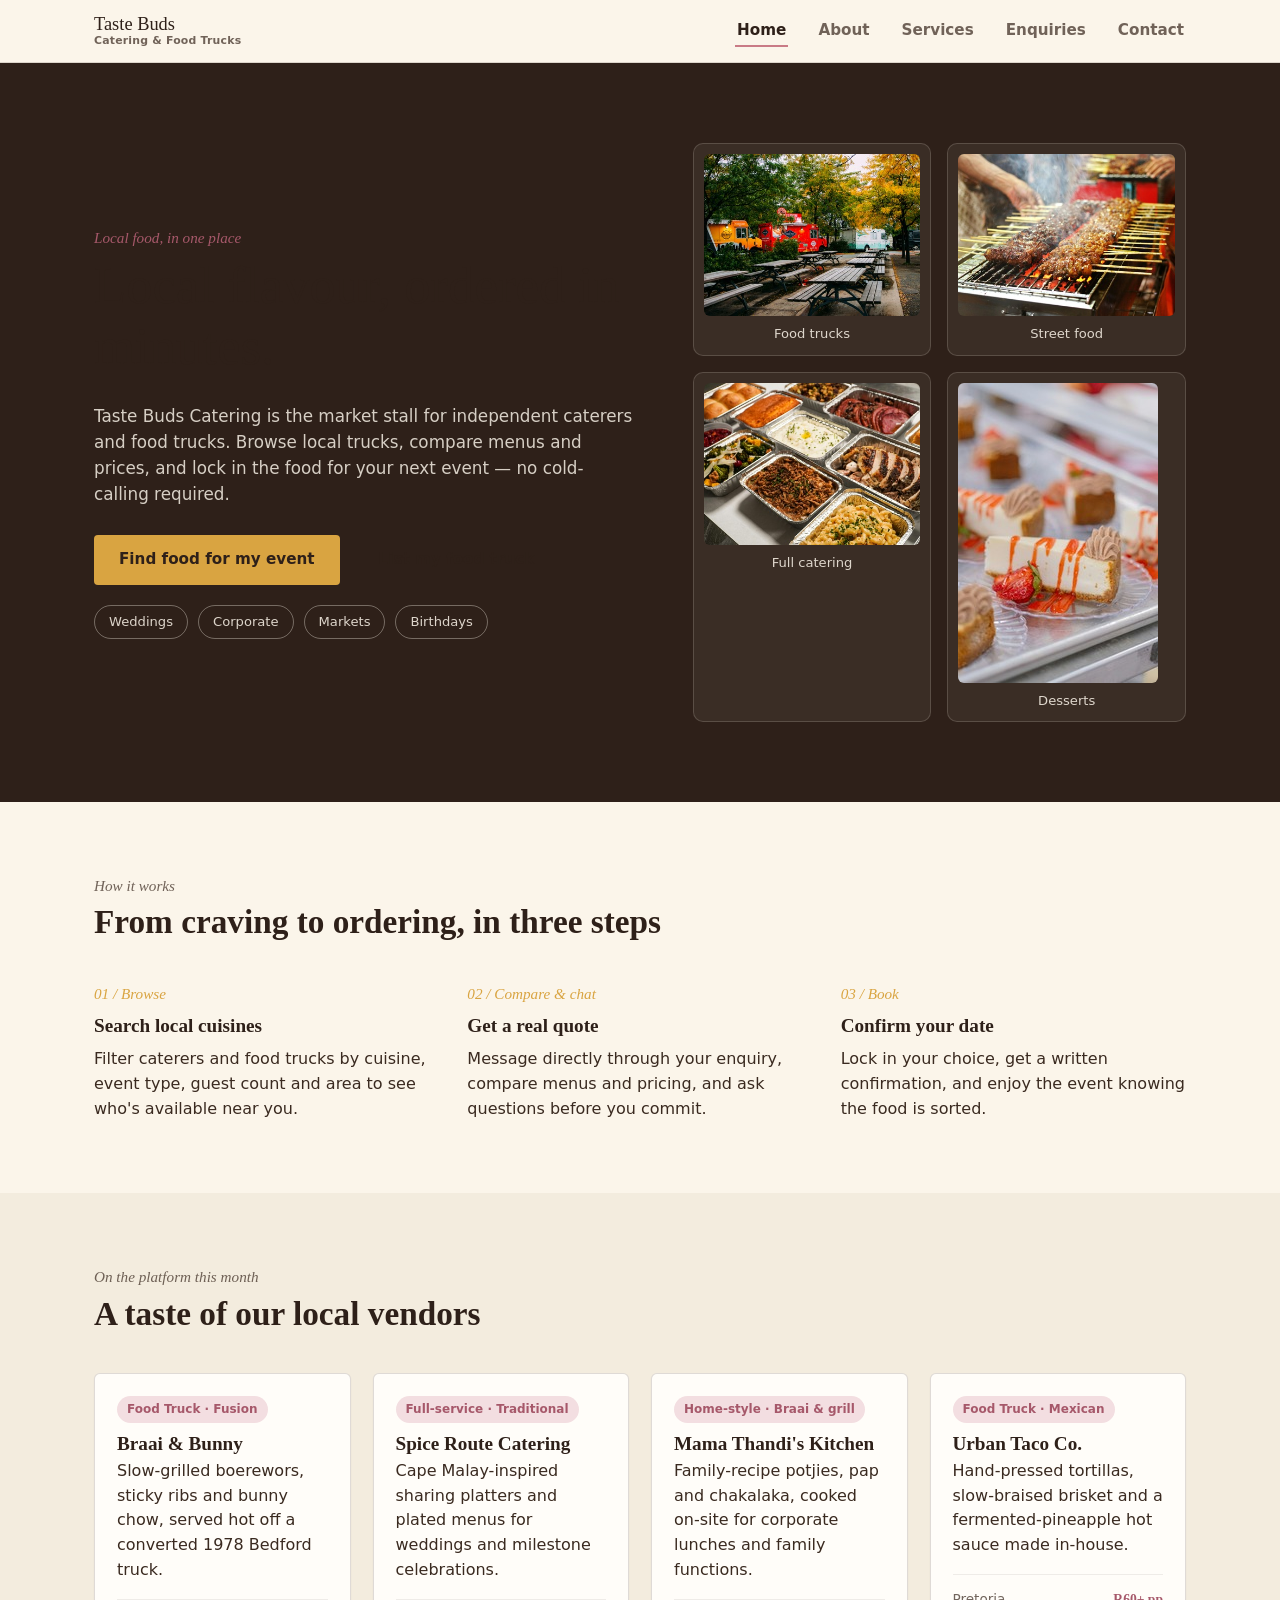
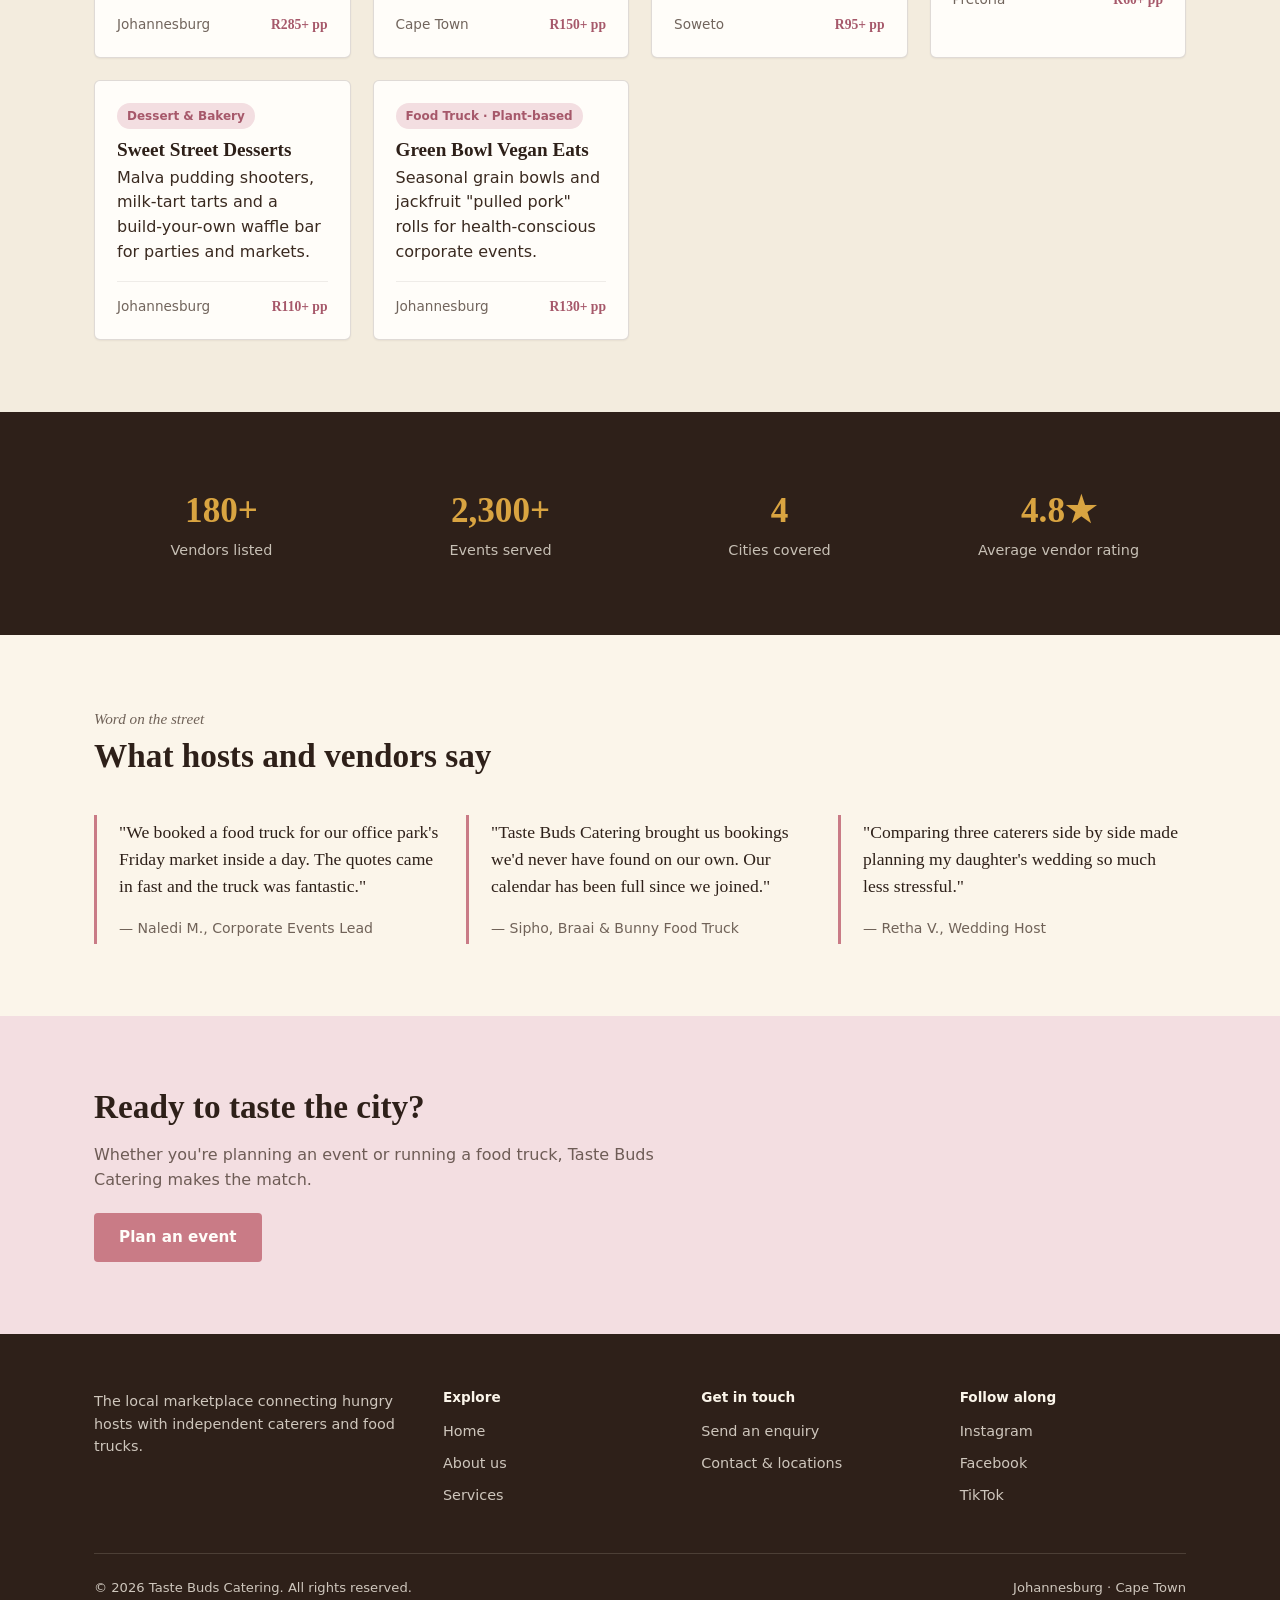
<file: website/Tastebuds_catering/index.html>
<!DOCTYPE html>
<html lang="en">
<head>
  <meta charset="UTF-8">
  <meta name="viewport" content="width=device-width, initial-scale=1.0">
  <title>Taste Buds Catering | Local caterers &amp; food trucks</title>
  <meta name="description" content="Browse vetted local caterers and food trucks, compare menus and prices, and book food for your next event — all in one place.">
  <link rel="preconnect" href="https://fonts.googleapis.com">
  <link rel="preconnect" href="https://fonts.gstatic.com" crossorigin>
  <link rel="stylesheet" href="css_assets/myfirststyles.css">
</head>
<body>
  <a class="skip-link" href="#main">Skip to main content</a>

  <header class="site-header">
    <nav class="nav wrap" aria-label="Primary">
      <a class="brand" href="index.html">
        
        <span class="brand-word">Taste Buds<small>Catering &amp; Food Trucks</small></span>
      </a>
      <button class="nav-toggle" aria-label="Toggle menu" aria-expanded="false">
        <span></span>
      </button>
      <ul class="nav-links">
        <li><a href="index.html" aria-current="page">Home</a></li>
        <li><a href="about.html">About</a></li>
        <li><a href="services.html">Services</a></li>
        <li><a href="enquiries.html">Enquiries</a></li>
        <li><a href="contact.html">Contact</a></li>
      </ul>
    </nav>
  </header>

  <main id="main">

    <!-- Hero -->
    <section class="hero">
      <div class="wrap hero-inner">
        <div>
          <p class="eyebrow">Local food, in one place</p>
          <h1>Local flavour, ordered in minutes.</h1>
          <p class="lead">Taste Buds Catering is the market stall for independent caterers and food trucks. Browse local trucks, compare menus and prices, and lock in the food for your next event — no cold-calling required.</p>
          <div class="hero-ctas">
            <a class="btn btn-on-dark" href="services.html">Find food for my event</a>
            <a class="btn btn-ghost" href="enquiries.html#vendor">List my food truck</a>
          </div>
          <div class="hero-tags">
            <span>Weddings</span>
            <span>Corporate</span>
            <span>Markets</span>
            <span>Birthdays</span>
          </div>
        </div>
        <div class="hero-visual">
          <div class="icon-tile">
            <img src="images/nathalia-segato-as26awWvRvM-unsplash (1).jpg" loading="lazy" alt="">
            <span>Food trucks</span>
          </div>
          <div class="icon-tile">
            <img src="images/nita-anggraeni-goenawan-9tuLDya614I-unsplash (1).jpg" loading="lazy" alt="">
            <span>Street food</span>
          </div>
          <div class="icon-tile">
            <img src="images/ana-maltez-HH6QTP20A3U-unsplash (1).jpg" loading="lazy" alt="">
            <span>Full catering</span>
          </div>
          <div class="icon-tile">
            <img src="images/createasea-y5GIoRweER4-unsplash (1).jpg" loading="lazy" alt="">
            <span>Desserts</span>
          </div>
        </div>
      </div>
    </section>

    <!-- How it works -->
    <section>
      <div class="wrap">
        <div class="section-head">
          <p class="eyebrow">How it works</p>
          <h2>From craving to ordering, in three steps</h2>
        </div>
        <div class="steps">
          <div class="step">
            <span class="num">01 / Browse</span>
            <h3>Search local cuisines</h3>
            <p>Filter caterers and food trucks by cuisine, event type, guest count and area to see who's available near you.</p>
          </div>
          <div class="step">
            <span class="num">02 / Compare &amp; chat</span>
            <h3>Get a real quote</h3>
            <p>Message directly through your enquiry, compare menus and pricing, and ask questions before you commit.</p>
          </div>
          <div class="step">
            <span class="num">03 / Book</span>
            <h3>Confirm your date</h3>
            <p>Lock in your choice, get a written confirmation, and enjoy the event knowing the food is sorted.</p>
          </div>
        </div>
      </div>
    </section>

    <!-- Featured vendors -->
    <section class="section-alt">
      <div class="wrap">
        <div class="section-head">
          <p class="eyebrow">On the platform this month</p>
          <h2>A taste of our local vendors</h2>
        </div>
        <div class="card-grid">
          <div class="vendor-card">
            <div class="vendor-body">
              <span class="tag">Food Truck · Fusion</span>
              <h3>Braai &amp; Bunny</h3>
              <p>Slow-grilled boerewors, sticky ribs and bunny chow, served hot off a converted 1978 Bedford truck.</p>
              <div class="vendor-meta">
                <span class="vendor-location">Johannesburg</span>
                <span class="vendor-price">R285+ pp</span>
              </div>
            </div>
          </div>
          <div class="vendor-card">
            <div class="vendor-body">
              <span class="tag">Full-service · Traditional</span>
              <h3>Spice Route Catering</h3>
              <p>Cape Malay-inspired sharing platters and plated menus for weddings and milestone celebrations.</p>
              <div class="vendor-meta">
                <span class="vendor-location">Cape Town</span>
                <span class="vendor-price">R150+ pp</span>
              </div>
            </div>
          </div>
          <div class="vendor-card">
            <div class="vendor-body">
              <span class="tag">Home-style · Braai &amp; grill</span>
              <h3>Mama Thandi's Kitchen</h3>
              <p>Family-recipe potjies, pap and chakalaka, cooked on-site for corporate lunches and family functions.</p>
              <div class="vendor-meta">
                <span class="vendor-location">Soweto</span>
                <span class="vendor-price">R95+ pp</span>
              </div>
            </div>
          </div>
          <div class="vendor-card">
            <div class="vendor-body">
              <span class="tag">Food Truck · Mexican</span>
              <h3>Urban Taco Co.</h3>
              <p>Hand-pressed tortillas, slow-braised brisket and a fermented-pineapple hot sauce made in-house.</p>
              <div class="vendor-meta">
                <span class="vendor-location">Pretoria</span>
                <span class="vendor-price">R60+ pp</span>
              </div>
            </div>
          </div>
          <div class="vendor-card">
            <div class="vendor-body">
              <span class="tag">Dessert &amp; Bakery</span>
              <h3>Sweet Street Desserts</h3>
              <p>Malva pudding shooters, milk-tart tarts and a build-your-own waffle bar for parties and markets.</p>
              <div class="vendor-meta">
                <span class="vendor-location">Johannesburg</span>
                <span class="vendor-price">R110+ pp</span>
              </div>
            </div>
          </div>
          <div class="vendor-card">
            <div class="vendor-body">
              <span class="tag">Food Truck · Plant-based</span>
              <h3>Green Bowl Vegan Eats</h3>
              <p>Seasonal grain bowls and jackfruit "pulled pork" rolls for health-conscious corporate events.</p>
              <div class="vendor-meta">
                <span class="vendor-location">Johannesburg</span>
                <span class="vendor-price">R130+ pp</span>
              </div>
            </div>
          </div>
        </div>
      </div>
    </section>

    <!-- Stats -->
    <section class="section-dark">
      <div class="wrap stats">
        <div class="stat"><b>180+</b><span>Vendors listed</span></div>
        <div class="stat"><b>2,300+</b><span>Events served</span></div>
        <div class="stat"><b>4</b><span>Cities covered</span></div>
        <div class="stat"><b>4.8★</b><span>Average vendor rating</span></div>
      </div>
    </section>

    <!-- Testimonials -->
    <section>
      <div class="wrap">
        <div class="section-head">
          <p class="eyebrow">Word on the street</p>
          <h2>What hosts and vendors say</h2>
        </div>
        <div class="quote-grid">
          <blockquote class="quote">
            <p>"We booked a food truck for our office park's Friday market inside a day. The quotes came in fast and the truck was fantastic."</p>
            <footer>— Naledi M., Corporate Events Lead</footer>
          </blockquote>
          <blockquote class="quote">
            <p>"Taste Buds Catering brought us bookings we'd never have found on our own. Our calendar has been full since we joined."</p>
            <footer>— Sipho, Braai &amp; Bunny Food Truck</footer>
          </blockquote>
          <blockquote class="quote">
            <p>"Comparing three caterers side by side made planning my daughter's wedding so much less stressful."</p>
            <footer>— Retha V., Wedding Host</footer>
          </blockquote>
        </div>
      </div>
    </section>

    <!-- CTA banner -->
    <section class="cta-banner">
      <div class="wrap">
        <h2>Ready to taste the city?</h2>
        <p>Whether you're planning an event or running a food truck, Taste Buds Catering makes the match.</p>
        <div class="btns">
          <a class="btn btn-primary" href="enquiries.html#event">Plan an event</a>
        </div>
      </div>
    </section>

  </main>

  <footer class="site-footer">
    <div class="wrap">
      <div class="footer-grid">
        <div class="footer-brand">
        
          <p>The local marketplace connecting hungry hosts with independent caterers and food trucks.</p>
        </div>
        <div>
          <h4>Explore</h4>
          <ul>
            <li><a href="index.html">Home</a></li>
            <li><a href="about.html">About us</a></li>
            <li><a href="services.html">Services</a></li>
          </ul>
        </div>
        <div>
          <h4>Get in touch</h4>
          <ul>
            <li><a href="enquiries.html">Send an enquiry</a></li>
            <li><a href="contact.html">Contact &amp; locations</a></li>
          </ul>
        </div>
        <div>
          <h4>Follow along</h4>
          <ul>
            <li><a href="https://instagram.com" target="_blank" rel="noopener">Instagram</a></li>
            <li><a href="https://facebook.com" target="_blank" rel="noopener">Facebook</a></li>
            <li><a href="https://tiktok.com" target="_blank" rel="noopener">TikTok</a></li>
          </ul>
        </div>
      </div>
      <div class="footer-bottom">
        <span>&copy; <span class="current-year">2026</span> Taste Buds Catering. All rights reserved.</span>
        <span>Johannesburg · Cape Town</span>
      </div>
    </div>
  </footer>

  <script src="js_assets/script.js"></script>
</body>
</html>
</file>
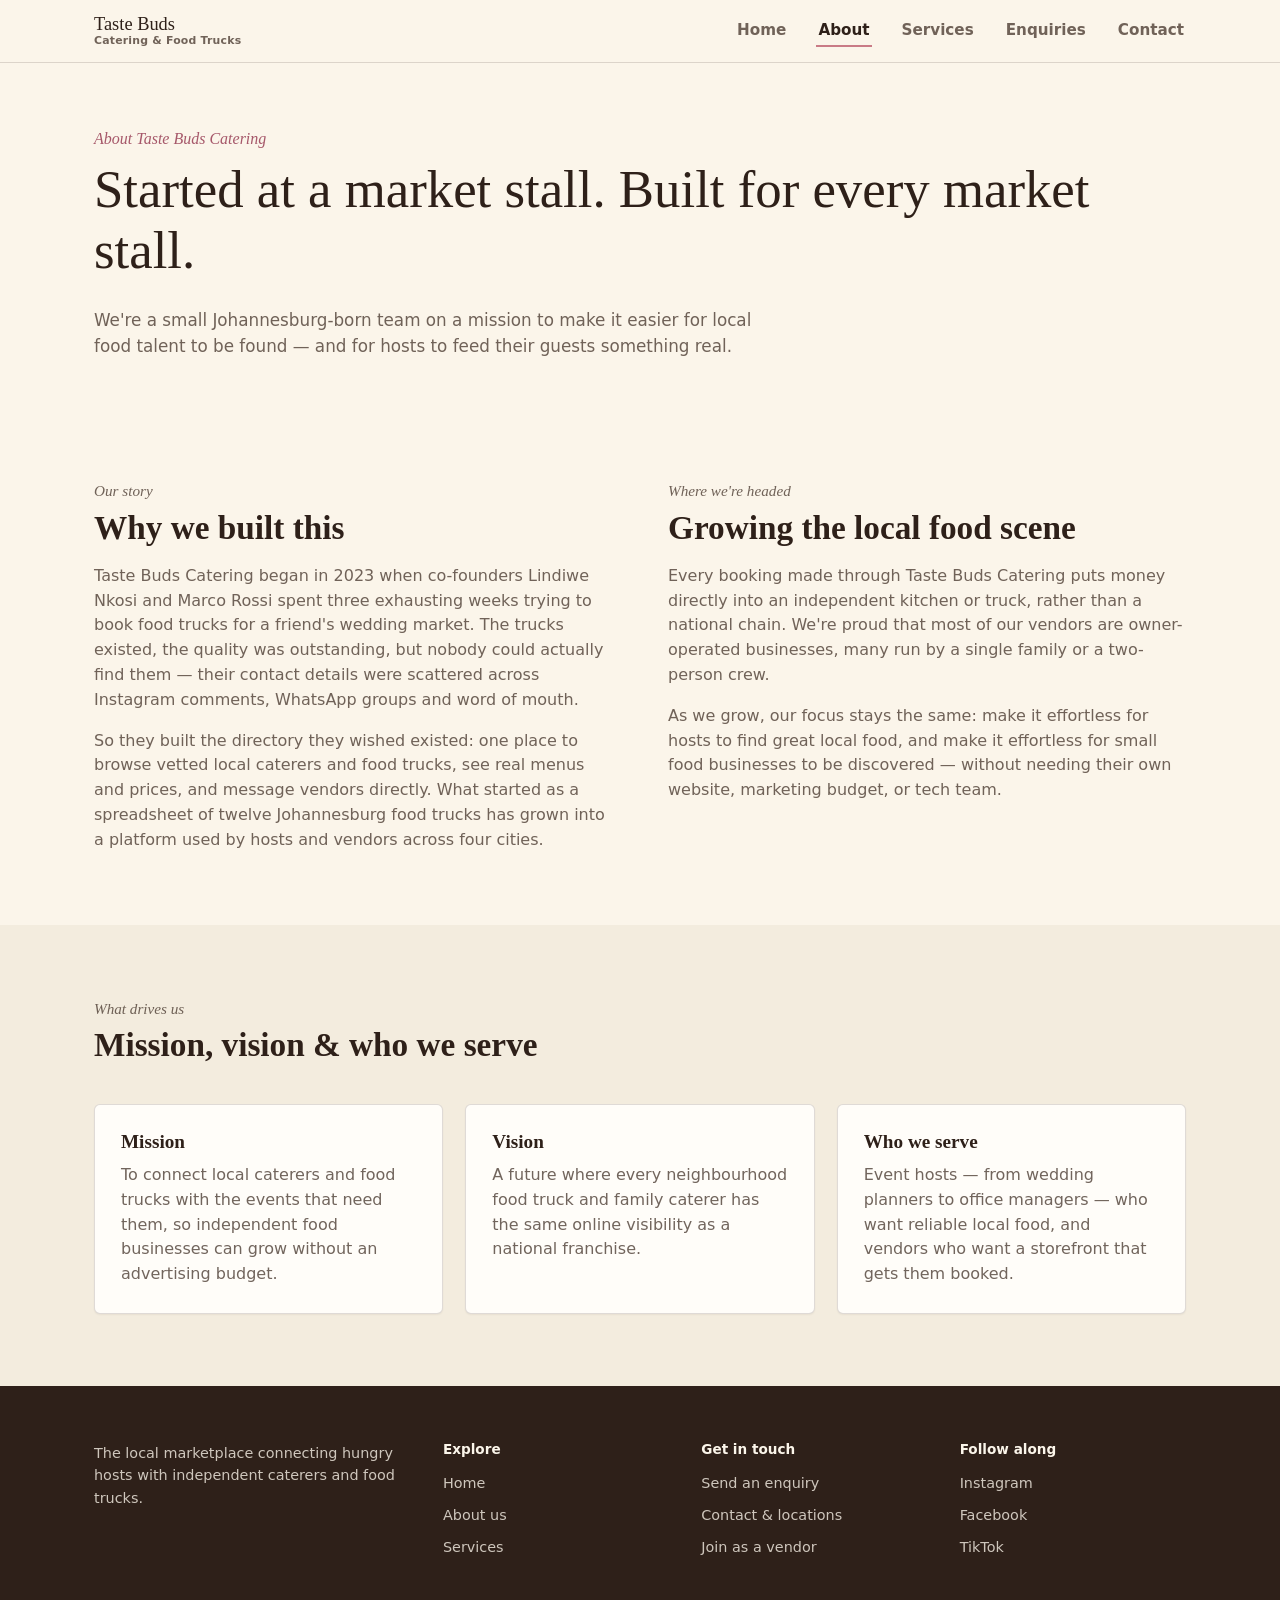
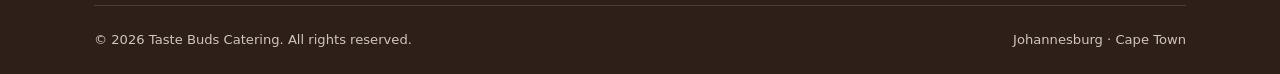
<file: website/Tastebuds_catering/about.html>
<!DOCTYPE html>
<html lang="en">
<head>
  <meta charset="UTF-8">
  <meta name="viewport" content="width=device-width, initial-scale=1.0">
  <title>About Us | Taste Buds Catering</title>
  <meta name="description" content="Learn how Taste Buds Catering started, our mission to champion independent local food vendors, and the small team behind the platform.">
  <link rel="stylesheet" href="css_assets/myfirststyles.css">
</head>
<body>
  <a class="skip-link" href="#main">Skip to main content</a>

  <header class="site-header">
    <nav class="nav wrap" aria-label="Primary">
      <a class="brand" href="index.html">
        
        <span class="brand-word">Taste Buds<small>Catering &amp; Food Trucks</small></span>
      </a>
      <button class="nav-toggle" aria-label="Toggle menu" aria-expanded="false">
        <span></span>
      </button>
      <ul class="nav-links">
        <li><a href="index.html">Home</a></li>
        <li><a href="about.html" aria-current="page">About</a></li>
        <li><a href="services.html">Services</a></li>
        <li><a href="enquiries.html">Enquiries</a></li>
        <li><a href="contact.html">Contact</a></li>
      </ul>
    </nav>
  </header>

  <main id="main">

    <section class="page-hero">
      <div class="wrap">
        <p class="breadcrumb">About Taste Buds Catering</p>
        <h1>Started at a market stall. Built for every market stall.</h1>
        <p>We're a small Johannesburg-born team on a mission to make it easier for local food talent to be found — and for hosts to feed their guests something real.</p>
      </div>
    </section>

    <!-- Our story -->
    <section>
      <div class="wrap two-col">
        <div>
          <p class="eyebrow">Our story</p>
          <h2>Why we built this</h2>
          <p>Taste Buds Catering began in 2023 when co-founders Lindiwe Nkosi and Marco Rossi spent three exhausting weeks trying to book food trucks for a friend's wedding market. The trucks existed, the quality was outstanding, but nobody could actually find them — their contact details were scattered across Instagram comments, WhatsApp groups and word of mouth.</p>
          <p>So they built the directory they wished existed: one place to browse vetted local caterers and food trucks, see real menus and prices, and message vendors directly. What started as a spreadsheet of twelve Johannesburg food trucks has grown into a platform used by hosts and vendors across four cities.</p>
        </div>
        <div>
          <p class="eyebrow">Where we're headed</p>
          <h2>Growing the local food scene</h2>
          <p>Every booking made through Taste Buds Catering puts money directly into an independent kitchen or truck, rather than a national chain. We're proud that most of our vendors are owner-operated businesses, many run by a single family or a two-person crew.</p>
          <p>As we grow, our focus stays the same: make it effortless for hosts to find great local food, and make it effortless for small food businesses to be discovered — without needing their own website, marketing budget, or tech team.</p>
        </div>
      </div>
    </section>

    <!-- Mission / vision / audience -->
    <section class="section-alt">
      <div class="wrap">
        <div class="section-head">
          <p class="eyebrow">What drives us</p>
          <h2>Mission, vision &amp; who we serve</h2>
        </div>
        <div class="card-grid">
          <div class="card">
            <h3>Mission</h3>
            <p>To connect local caterers and food trucks with the events that need them, so independent food businesses can grow without an advertising budget.</p>
          </div>
          <div class="card">
            <h3>Vision</h3>
            <p>A future where every neighbourhood food truck and family caterer has the same online visibility as a national franchise.</p>
          </div>
          <div class="card">
            <h3>Who we serve</h3>
            <p>Event hosts — from wedding planners to office managers — who want reliable local food, and vendors who want a storefront that gets them booked.</p>
          </div>
        </div>
      </div>
    </section>
  </main>

  <footer class="site-footer">
    <div class="wrap">
      <div class="footer-grid">
        <div class="footer-brand">
          <p>The local marketplace connecting hungry hosts with independent caterers and food trucks.</p>
        </div>
        <div>
          <h4>Explore</h4>
          <ul>
            <li><a href="index.html">Home</a></li>
            <li><a href="about.html">About us</a></li>
            <li><a href="services.html">Services</a></li>
          </ul>
        </div>
        <div>
          <h4>Get in touch</h4>
          <ul>
            <li><a href="enquiries.html">Send an enquiry</a></li>
            <li><a href="contact.html">Contact &amp; locations</a></li>
            <li><a href="enquiries.html#vendor">Join as a vendor</a></li>
          </ul>
        </div>
        <div>
          <h4>Follow along</h4>
          <ul>
            <li><a href="https://instagram.com" target="_blank" rel="noopener">Instagram</a></li>
            <li><a href="https://facebook.com" target="_blank" rel="noopener">Facebook</a></li>
            <li><a href="https://tiktok.com" target="_blank" rel="noopener">TikTok</a></li>
          </ul>
        </div>
      </div>
      <div class="footer-bottom">
        <span>&copy; <span class="current-year">2026</span> Taste Buds Catering. All rights reserved.</span>
        <span>Johannesburg · Cape Town</span>
      </div>
    </div>
  </footer>

  <script src="js_assets/script.js"></script>
</body>
</html>
</file>
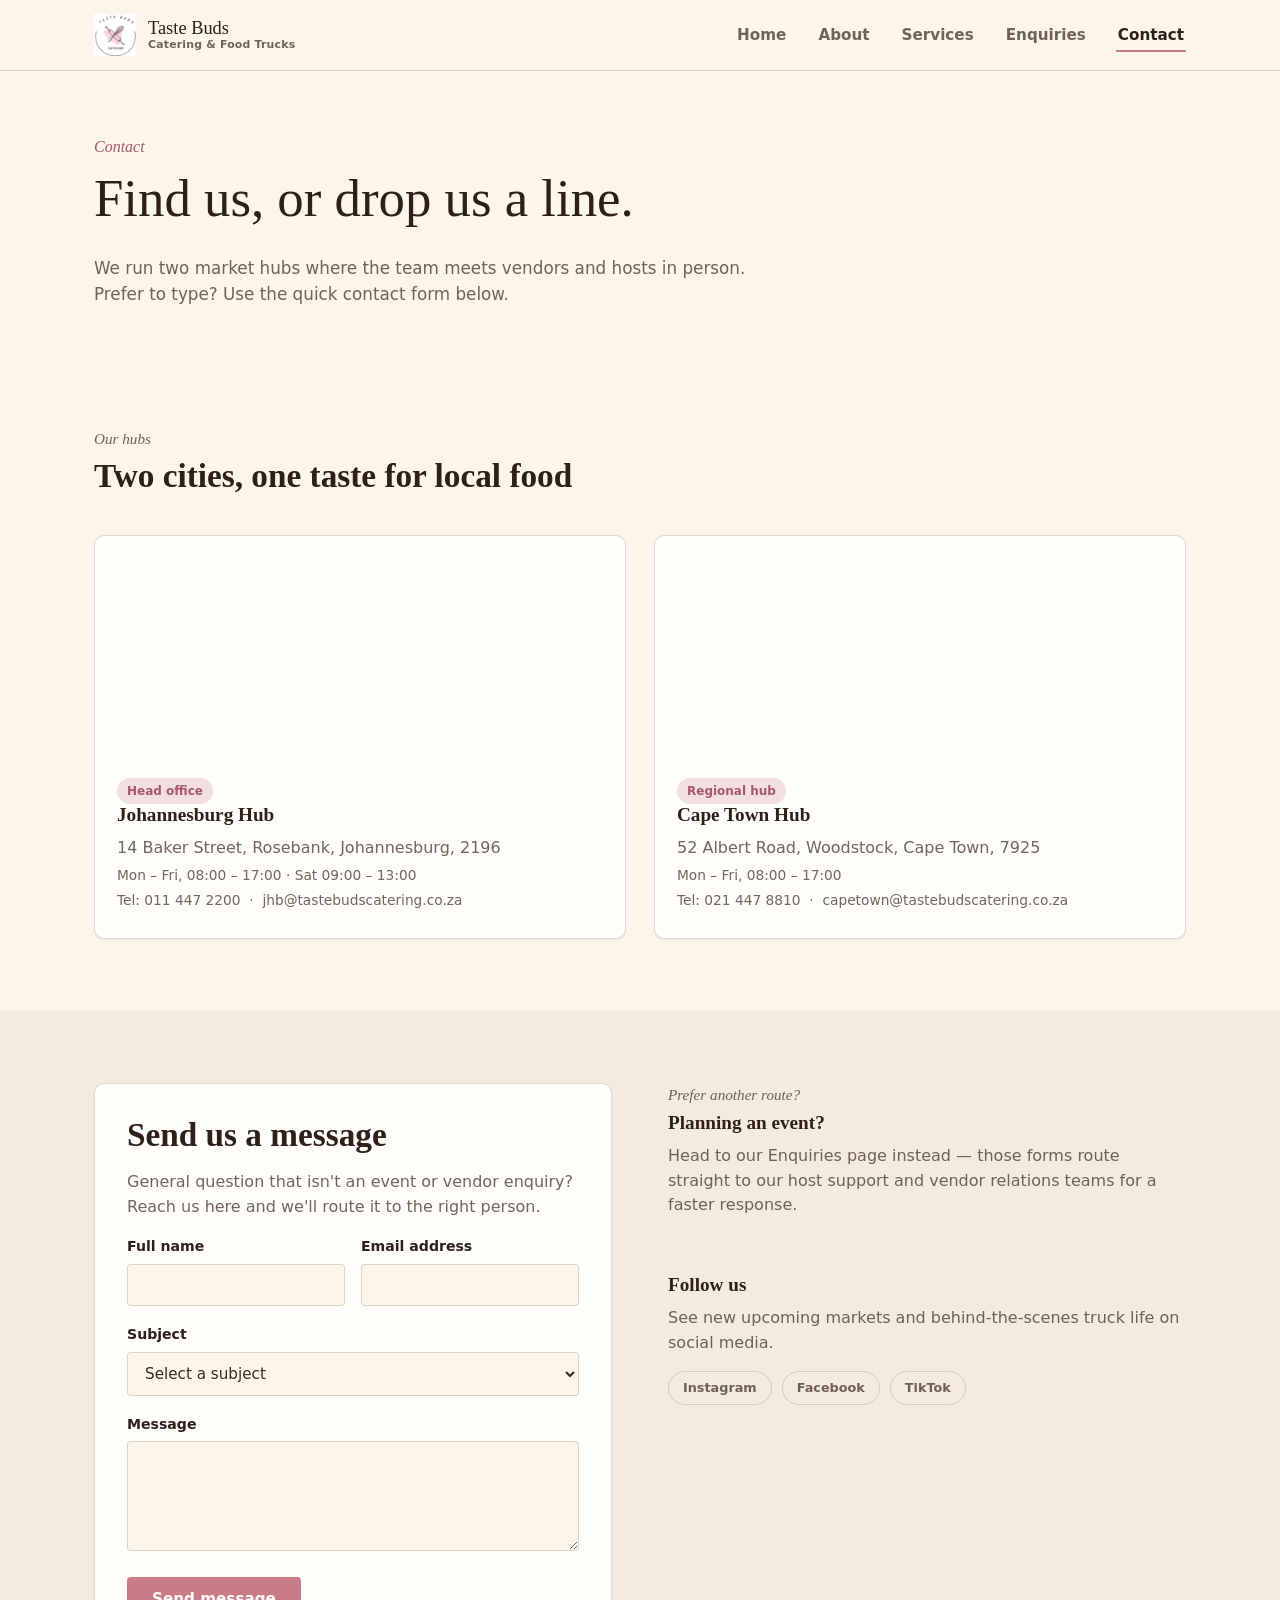
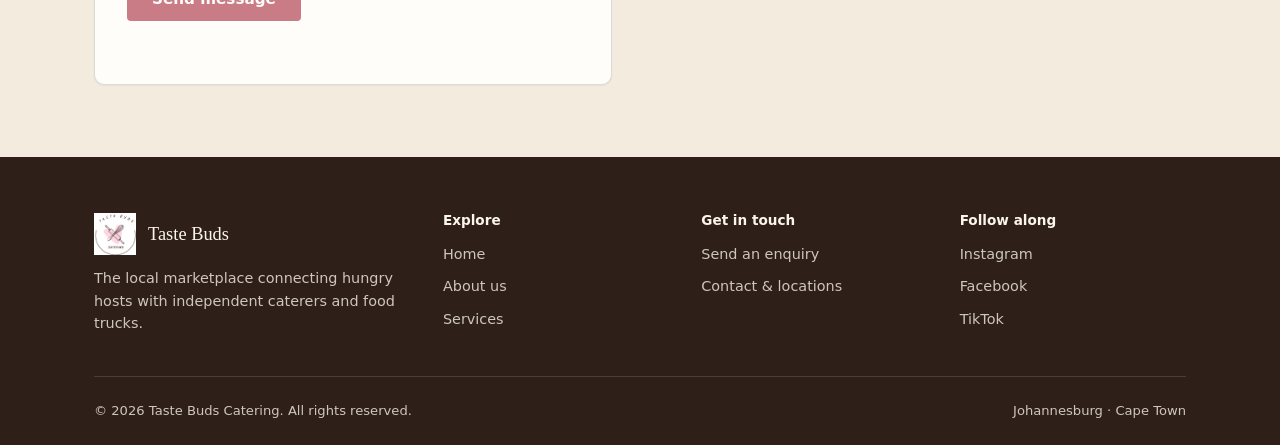
<file: website/Tastebuds_catering/contact.html>
<!DOCTYPE html>
<html lang="en">
<head>
  <meta charset="UTF-8">
  <meta name="viewport" content="width=device-width, initial-scale=1.0">
  <title>Contact | Taste Buds Catering</title>
  <meta name="description" content="Contact Taste Buds Catering. Find our Johannesburg and Cape Town hubs, opening hours, and a quick contact form.">
  <link rel="icon" href="images/Pink and Brown Minimalist Pastry Chef Logo (1).png" type="image/png">
  <link rel="preconnect" href="https://fonts.googleapis.com">
  <link rel="preconnect" href="https://fonts.gstatic.com" crossorigin>
  <link rel="stylesheet" href="css_assets/myfirststyles.css">
</head>
<body>
  <a class="skip-link" href="#main">Skip to main content</a>

  <header class="site-header">
    <nav class="nav wrap" aria-label="Primary">
      <a class="brand" href="index.html">
        <img src="images/Pink and Brown Minimalist Pastry Chef Logo (1).png" alt="Taste Buds Catering logo">
        <span class="brand-word">Taste Buds<small>Catering &amp; Food Trucks</small></span>
      </a>
      <button class="nav-toggle" aria-label="Toggle menu" aria-expanded="false">
        <span></span>
      </button>
      <ul class="nav-links">
        <li><a href="index.html">Home</a></li>
        <li><a href="about.html">About</a></li>
        <li><a href="services.html">Services</a></li>
        <li><a href="enquiries.html">Enquiries</a></li>
        <li><a href="contact.html" aria-current="page">Contact</a></li>
      </ul>
    </nav>
  </header>

  <main id="main">

    <section class="page-hero">
      <div class="wrap">
        <p class="breadcrumb">Contact</p>
        <h1>Find us, or drop us a line.</h1>
        <p>We run two market hubs where the team meets vendors and hosts in person. Prefer to type? Use the quick contact form below.</p>
      </div>
    </section>

    <!-- Locations -->
    <section>
      <div class="wrap">
        <div class="section-head">
          <p class="eyebrow">Our hubs</p>
          <h2>Two cities, one taste for local food</h2>
        </div>
        <div class="locations">
          <div class="location-card">
            <iframe
              src="https://www.openstreetmap.org/export/embed.html?bbox=28.0296%2C-26.1552%2C28.0576%2C-26.1372&amp;layer=mapnik&amp;marker=-26.1462%2C28.0436"
              title="Map showing the Taste Buds Catering Johannesburg hub in Rosebank" loading="lazy"></iframe>
            <div class="details">
              <span class="tag">Head office</span>
              <h3>Johannesburg Hub</h3>
              <p>14 Baker Street, Rosebank, Johannesburg, 2196</p>
              <p class="hint">Mon – Fri, 08:00 – 17:00 · Sat 09:00 – 13:00</p>
              <p class="hint">Tel: 011 447 2200 &nbsp;·&nbsp; jhb@tastebudscatering.co.za</p>
            </div>
          </div>
          <div class="location-card">
            <iframe
              src="https://www.openstreetmap.org/export/embed.html?bbox=18.4092%2C-33.9358%2C18.4372%2C-33.9158&amp;layer=mapnik&amp;marker=-33.9258%2C18.4232"
              title="Map showing the Taste Buds Catering Cape Town hub in Woodstock" loading="lazy"></iframe>
            <div class="details">
              <span class="tag">Regional hub</span>
              <h3>Cape Town Hub</h3>
              <p>52 Albert Road, Woodstock, Cape Town, 7925</p>
              <p class="hint">Mon – Fri, 08:00 – 17:00</p>
              <p class="hint">Tel: 021 447 8810 &nbsp;·&nbsp; capetown@tastebudscatering.co.za</p>
            </div>
          </div>
        </div>
      </div>
    </section>

    <!-- Contact form -->
    <section class="section-alt">
      <div class="wrap two-col">
        <div class="form-card">
          <h2>Send us a message</h2>
          <p>General question that isn't an event or vendor enquiry? Reach us here and we'll route it to the right person.</p>
          <form data-form="message" novalidate>
            <div class="field-row">
              <div class="field">
                <label for="c-name">Full name</label>
                <input type="text" id="c-name" name="name" required>
              </div>
              <div class="field">
                <label for="c-email">Email address</label>
                <input type="email" id="c-email" name="email" required>
              </div>
            </div>
            <div class="field">
              <label for="c-subject">Subject</label>
              <select id="c-subject" name="subject" required>
                <option value="">Select a subject</option>
                <option>General question</option>
                <option>Press &amp; media</option>
                <option>Partnerships</option>
                <option>Report an issue</option>
              </select>
            </div>
            <div class="field">
              <label for="c-message">Message</label>
              <textarea id="c-message" name="message" required></textarea>
            </div>
            <button class="btn btn-primary" type="submit">Send message</button>
            <div class="form-msg" role="status"></div>
          </form>
        </div>

        <div>
          <p class="eyebrow">Prefer another route?</p>
          <h3>Planning an event?</h3>
          <p>Head to our <a href="enquiries.html">Enquiries page</a> instead — those forms route straight to our host support and vendor relations teams for a faster response.</p>

          <h3 class="mt-lg">Follow us</h3>
          <p>See new upcoming markets and behind-the-scenes truck life on social media.</p>
          <div class="social-row">
            <a class="social-chip" href="https://instagram.com" target="_blank" rel="noopener">Instagram</a>
            <a class="social-chip" href="https://facebook.com" target="_blank" rel="noopener">Facebook</a>
            <a class="social-chip" href="https://tiktok.com" target="_blank" rel="noopener">TikTok</a>
          </div>
        </div>
      </div>
    </section>

  </main>

  <footer class="site-footer">
    <div class="wrap">
      <div class="footer-grid">
        <div class="footer-brand">
          <a class="brand" href="index.html">
            <img src="images/Pink and Brown Minimalist Pastry Chef Logo (1).png" alt="Taste Buds Catering logo">
            <span class="brand-word">Taste Buds</span>
          </a>
          <p>The local marketplace connecting hungry hosts with independent caterers and food trucks.</p>
        </div>
        <div>
          <h4>Explore</h4>
          <ul>
            <li><a href="index.html">Home</a></li>
            <li><a href="about.html">About us</a></li>
            <li><a href="services.html">Services</a></li>
          </ul>
        </div>
        <div>
          <h4>Get in touch</h4>
          <ul>
            <li><a href="enquiries.html">Send an enquiry</a></li>
            <li><a href="contact.html">Contact &amp; locations</a></li>
          </ul>
        </div>
        <div>
          <h4>Follow along</h4>
          <ul>
            <li><a href="https://instagram.com" target="_blank" rel="noopener">Instagram</a></li>
            <li><a href="https://facebook.com" target="_blank" rel="noopener">Facebook</a></li>
            <li><a href="https://tiktok.com" target="_blank" rel="noopener">TikTok</a></li>
          </ul>
        </div>
      </div>
      <div class="footer-bottom">
        <span>&copy; <span class="current-year">2026</span> Taste Buds Catering. All rights reserved.</span>
        <span>Johannesburg · Cape Town</span>
      </div>
    </div>
  </footer>

  <script src="js_assets/script.js"></script>
</body>
</html>
</file>
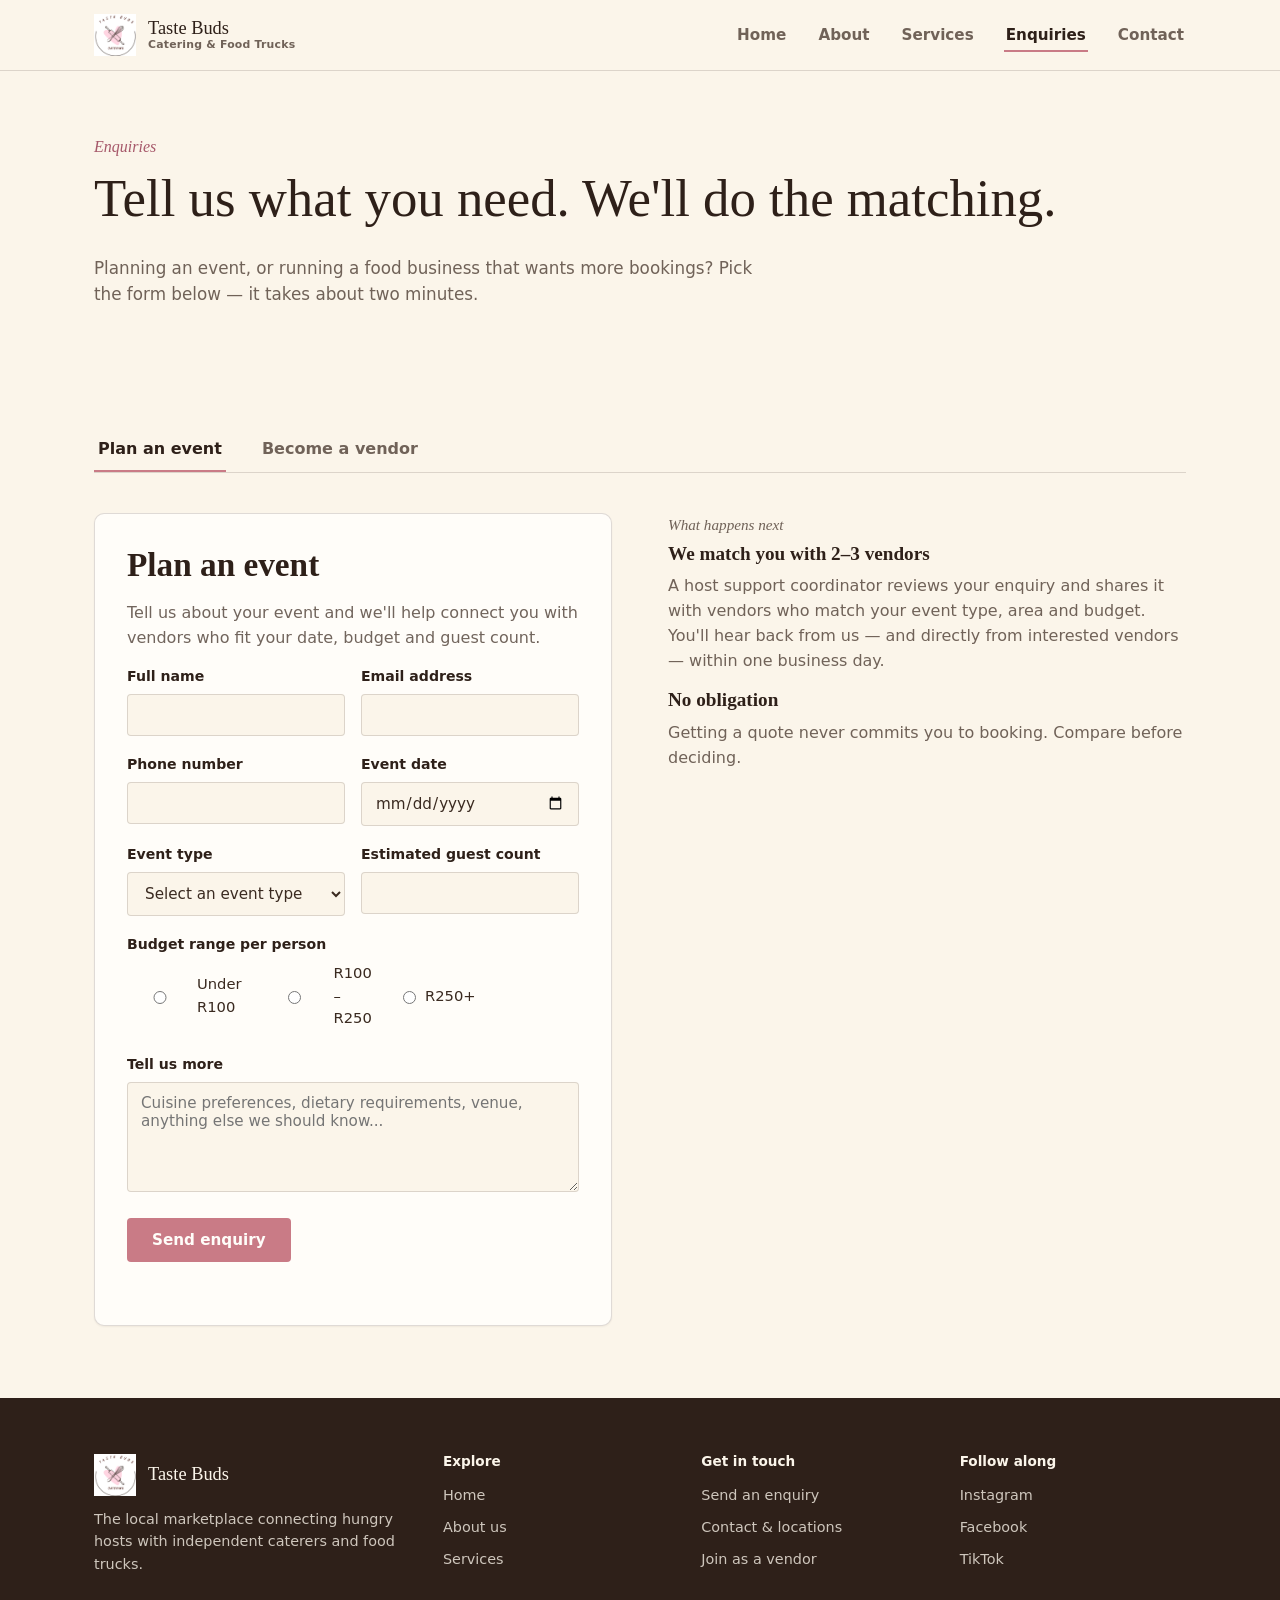
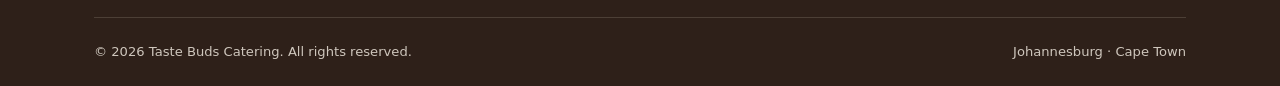
<file: website/Tastebuds_catering/enquiries.html>
<!DOCTYPE html>
<html lang="en">
<head>
  <meta charset="UTF-8">
  <meta name="viewport" content="width=device-width, initial-scale=1.0">
  <title>Enquiries | Taste Buds Catering</title>
  <meta name="description" content="Send an event enquiry to find local caterers and food trucks, or apply to become a Taste Buds Catering vendor.">
  <link rel="icon" href="images/Pink and Brown Minimalist Pastry Chef Logo (1).png" type="image/png">
  <link rel="preconnect" href="https://fonts.googleapis.com">
  <link rel="preconnect" href="https://fonts.gstatic.com" crossorigin>
  <link rel="stylesheet" href="css_assets/myfirststyles.css">
</head>
<body>
  <a class="skip-link" href="#main">Skip to main content</a>

  <header class="site-header">
    <nav class="nav wrap" aria-label="Primary">
      <a class="brand" href="index.html">
        <img src="images/Pink and Brown Minimalist Pastry Chef Logo (1).png" alt="Taste Buds Catering logo">
        <span class="brand-word">Taste Buds<small>Catering &amp; Food Trucks</small></span>
      </a>
      <button class="nav-toggle" aria-label="Toggle menu" aria-expanded="false">
        <span></span>
      </button>
      <ul class="nav-links">
        <li><a href="index.html">Home</a></li>
        <li><a href="about.html">About</a></li>
        <li><a href="services.html">Services</a></li>
        <li><a href="enquiries.html" aria-current="page">Enquiries</a></li>
        <li><a href="contact.html">Contact</a></li>
      </ul>
    </nav>
  </header>

  <main id="main">

    <section class="page-hero">
      <div class="wrap">
        <p class="breadcrumb">Enquiries</p>
        <h1>Tell us what you need. We'll do the matching.</h1>
        <p>Planning an event, or running a food business that wants more bookings? Pick the form below — it takes about two minutes.</p>
      </div>
    </section>

    <section>
      <div class="wrap">
        <div class="tabs" role="tablist" aria-label="Enquiry type">
          <button class="tab-btn" data-tab="event" role="tab" aria-selected="true">Plan an event</button>
          <button class="tab-btn" data-tab="vendor" role="tab" aria-selected="false">Become a vendor</button>
        </div>

        <!-- Event enquiry -->
        <div id="event" class="tab-panel active">
          <div class="two-col">
            <div class="form-card">
              <h2>Plan an event</h2>
              <p>Tell us about your event and we'll help connect you with vendors who fit your date, budget and guest count.</p>
              <form data-form="event enquiry" novalidate>
                <div class="field-row">
                  <div class="field">
                    <label for="ev-name">Full name</label>
                    <input type="text" id="ev-name" name="name" required>
                  </div>
                  <div class="field">
                    <label for="ev-email">Email address</label>
                    <input type="email" id="ev-email" name="email" required>
                  </div>
                </div>
                <div class="field-row">
                  <div class="field">
                    <label for="ev-phone">Phone number</label>
                    <input type="tel" id="ev-phone" name="phone" required>
                  </div>
                  <div class="field">
                    <label for="ev-date">Event date</label>
                    <input type="date" id="ev-date" name="date" required>
                  </div>
                </div>
                <div class="field-row">
                  <div class="field">
                    <label for="ev-type">Event type</label>
                    <select id="ev-type" name="event_type" required>
                      <option value="">Select an event type</option>
                      <option>Wedding</option>
                      <option>Corporate function</option>
                      <option>Birthday party</option>
                      <option>Community market</option>
                      <option>Private dinner</option>
                      <option>Other</option>
                    </select>
                  </div>
                  <div class="field">
                    <label for="ev-guests">Estimated guest count</label>
                    <input type="number" id="ev-guests" name="guests" min="1" required>
                  </div>
                </div>
                <fieldset class="field">
                  <label>Budget range per person</label>
                  <div class="radio-row">
                    <label><input type="radio" name="budget" value="under-100" required> Under R100</label>
                    <label><input type="radio" name="budget" value="100-250"> R100 – R250</label>
                    <label><input type="radio" name="budget" value="250-plus"> R250+</label>
                  </div>
                </fieldset>
                <div class="field">
                  <label for="ev-message">Tell us more</label>
                  <textarea id="ev-message" name="message" placeholder="Cuisine preferences, dietary requirements, venue, anything else we should know..."></textarea>
                </div>
                <button class="btn btn-primary" type="submit">Send enquiry</button>
                <div class="form-msg" role="status"></div>
              </form>
            </div>
            <div>
              <p class="eyebrow">What happens next</p>
              <h3>We match you with 2–3 vendors</h3>
              <p>A host support coordinator reviews your enquiry and shares it with vendors who match your event type, area and budget. You'll hear back from us — and directly from interested vendors — within one business day.</p>
              <h3>No obligation</h3>
              <p>Getting a quote never commits you to booking. Compare before deciding.</p>
            </div>
          </div>
        </div>

        <!-- Vendor enquiry -->
        <div id="vendor" class="tab-panel">
          <div class="two-col">
            <div class="form-card">
              <h2>Become a vendor</h2>
              <p>Tell us about your food business and we'll help you set up a profile that gets you found and booked.</p>
              <form data-form="vendor application" novalidate>
                <div class="field-row">
                  <div class="field">
                    <label for="v-business">Business name</label>
                    <input type="text" id="v-business" name="business_name" required>
                  </div>
                  <div class="field">
                    <label for="v-name">Contact name</label>
                    <input type="text" id="v-name" name="name" required>
                  </div>
                </div>
                <div class="field-row">
                  <div class="field">
                    <label for="v-email">Email address</label>
                    <input type="email" id="v-email" name="email" required>
                  </div>
                  <div class="field">
                    <label for="v-phone">Phone number</label>
                    <input type="tel" id="v-phone" name="phone" required>
                  </div>
                </div>
                <div class="field-row">
                  <div class="field">
                    <label for="v-category">Category</label>
                    <select id="v-category" name="category" required>
                      <option value="">Select a category</option>
                      <option>Food truck</option>
                      <option>Full-service catering</option>
                      <option>Desserts &amp; bakery</option>
                      <option>Beverage bar</option>
                      <option>Other</option>
                    </select>
                  </div>
                  <div class="field">
                    <label for="v-city">City</label>
                    <input type="text" id="v-city" name="city" required>
                  </div>
                </div>
                <div class="field">
                  <label for="v-message">Tell us about your food</label>
                  <textarea id="v-message" name="message" placeholder="Cuisine, typical menu, usual event sizes, anything else we should know..."></textarea>
                </div>
                <button class="btn btn-primary" type="submit">Apply as a vendor</button>
                <div class="form-msg" role="status"></div>
              </form>
            </div>
            <div>
              <p class="eyebrow">What happens next</p>
              <h3>We review within two business days</h3>
              <p>Our vendor relations team checks your details and reaches out to help set up your profile — menu, photos, pricing and availability.</p>
              <h3>Then you start getting found</h3>
              <p>Once live, hosts searching by cuisine, area and event type can find and message you directly.</p>
            </div>
          </div>
        </div>
      </div>
    </section>

  </main>

  <footer class="site-footer">
    <div class="wrap">
      <div class="footer-grid">
        <div class="footer-brand">
          <a class="brand" href="index.html">
            <img src="images/Pink and Brown Minimalist Pastry Chef Logo (1).png" alt="Taste Buds Catering logo">
            <span class="brand-word">Taste Buds</span>
          </a>
          <p>The local marketplace connecting hungry hosts with independent caterers and food trucks.</p>
        </div>
        <div>
          <h4>Explore</h4>
          <ul>
            <li><a href="index.html">Home</a></li>
            <li><a href="about.html">About us</a></li>
            <li><a href="services.html">Services</a></li>
          </ul>
        </div>
        <div>
          <h4>Get in touch</h4>
          <ul>
            <li><a href="enquiries.html">Send an enquiry</a></li>
            <li><a href="contact.html">Contact &amp; locations</a></li>
            <li><a href="enquiries.html#vendor">Join as a vendor</a></li>
          </ul>
        </div>
        <div>
          <h4>Follow along</h4>
          <ul>
            <li><a href="https://instagram.com" target="_blank" rel="noopener">Instagram</a></li>
            <li><a href="https://facebook.com" target="_blank" rel="noopener">Facebook</a></li>
            <li><a href="https://tiktok.com" target="_blank" rel="noopener">TikTok</a></li>
          </ul>
        </div>
      </div>
      <div class="footer-bottom">
        <span>&copy; <span class="current-year">2026</span> Taste Buds Catering. All rights reserved.</span>
        <span>Johannesburg · Cape Town</span>
      </div>
    </div>
  </footer>

  <script src="js_assets/script.js"></script>
</body>
</html>
</file>
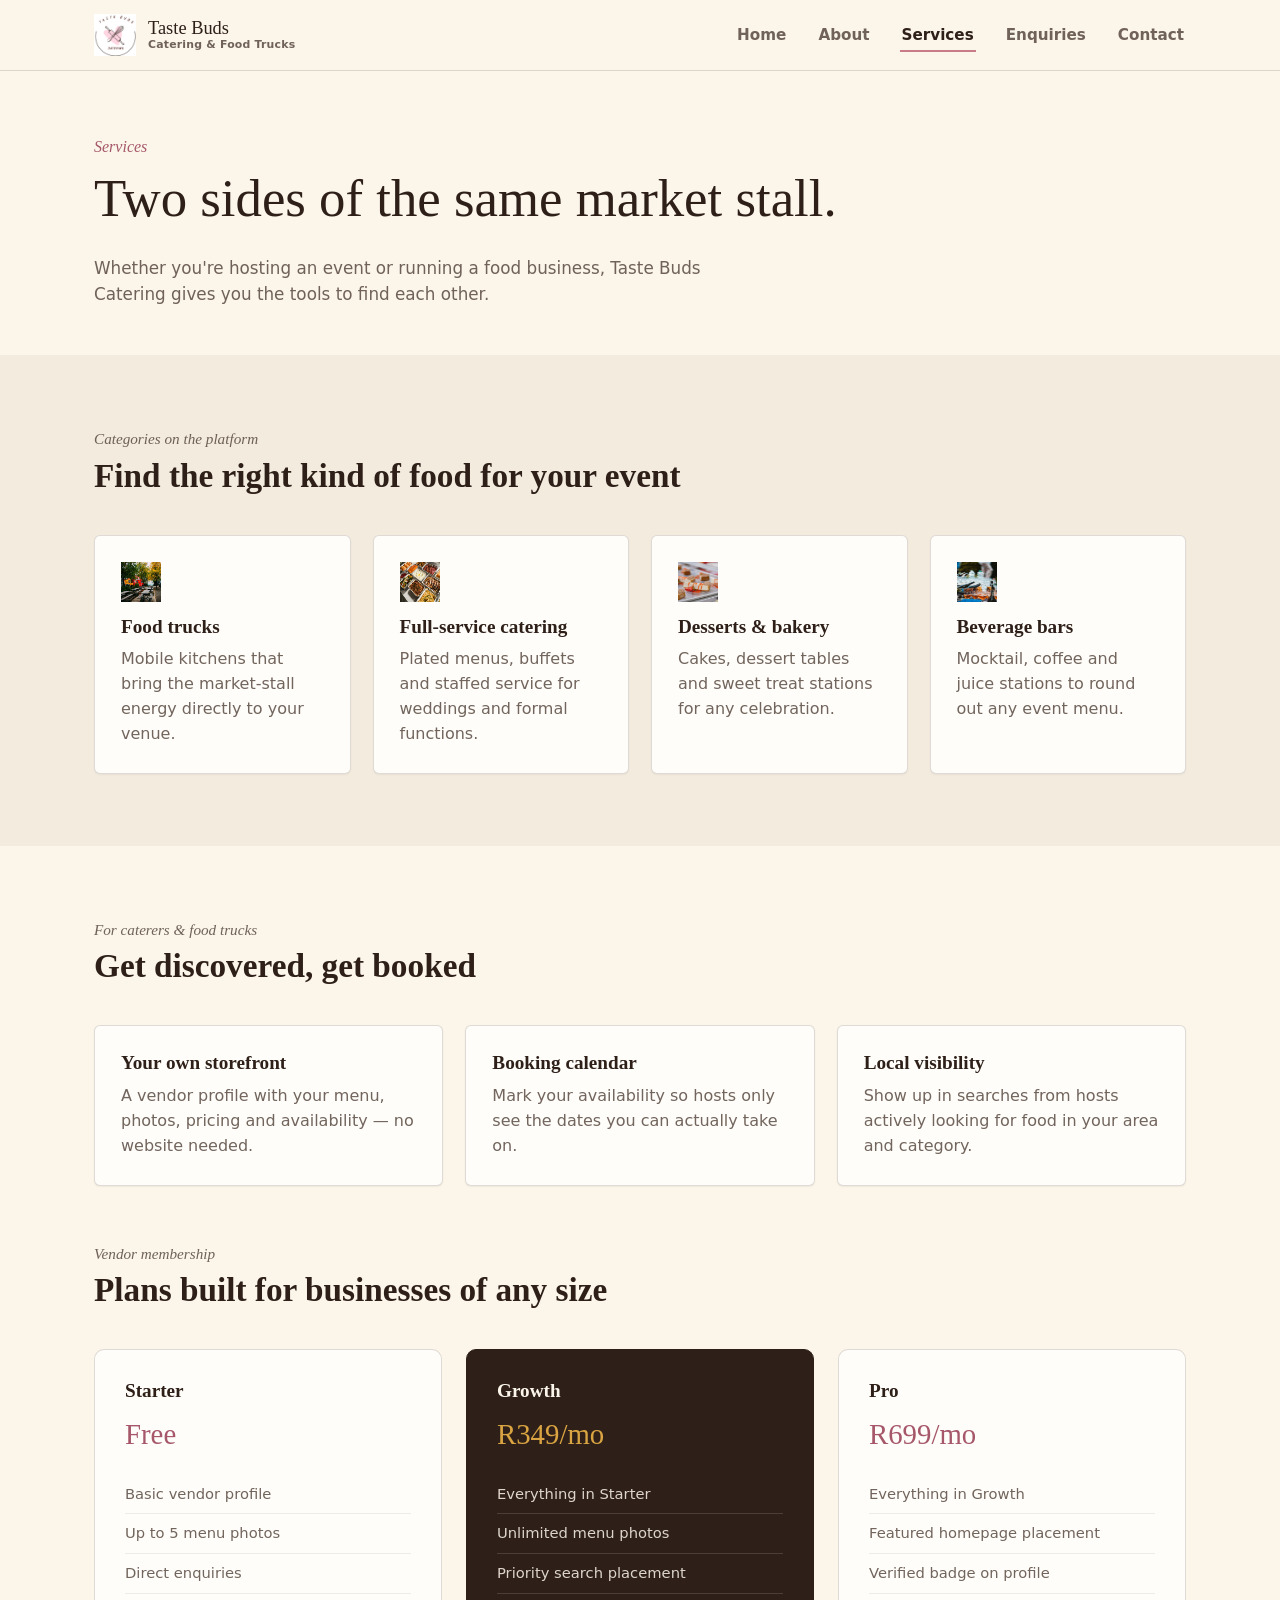
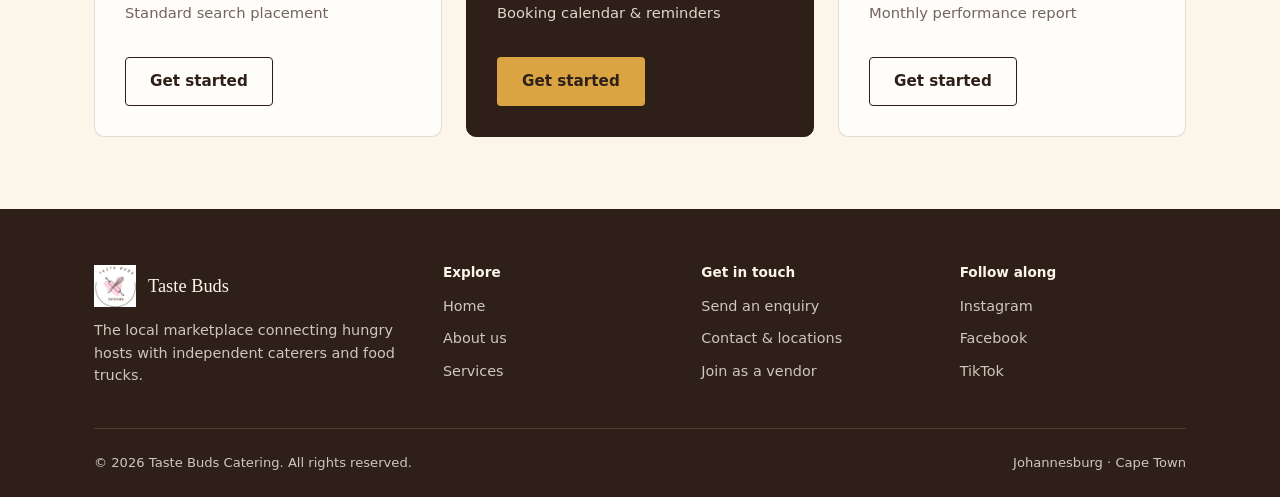
<file: website/Tastebuds_catering/services.html>
<!DOCTYPE html>
<html lang="en">
<head>
  <meta charset="UTF-8">
  <meta name="viewport" content="width=device-width, initial-scale=1.0">
  <title>Services | Taste Buds Catering</title>
  <meta name="description" content="Explore what Taste Buds Catering offers event hosts and local food vendors — from browsing and booking to vendor membership plans.">
  <link rel="icon" href="images/Pink and Brown Minimalist Pastry Chef Logo (1).png" type="image/png">
  <link rel="preconnect" href="https://fonts.googleapis.com">
  <link rel="preconnect" href="https://fonts.gstatic.com" crossorigin>
  <link rel="stylesheet" href="css_assets/myfirststyles.css">
</head>
<body>
  <a class="skip-link" href="#main">Skip to main content</a>

  <header class="site-header">
    <nav class="nav wrap" aria-label="Primary">
      <a class="brand" href="index.html">
        <img src="images/Pink and Brown Minimalist Pastry Chef Logo (1).png" alt="Taste Buds Catering logo">
        <span class="brand-word">Taste Buds<small>Catering &amp; Food Trucks</small></span>
      </a>
      <button class="nav-toggle" aria-label="Toggle menu" aria-expanded="false">
        <span></span>
      </button>
      <ul class="nav-links">
        <li><a href="index.html">Home</a></li>
        <li><a href="about.html">About</a></li>
        <li><a href="services.html" aria-current="page">Services</a></li>
        <li><a href="enquiries.html">Enquiries</a></li>
        <li><a href="contact.html">Contact</a></li>
      </ul>
    </nav>
  </header>

  <main id="main">

    <section class="page-hero">
      <div class="wrap">
        <p class="breadcrumb">Services</p>
        <h1>Two sides of the same market stall.</h1>
        <p>Whether you're hosting an event or running a food business, Taste Buds Catering gives you the tools to find each other.</p>
      </div>
    </section>

    <!-- Vendor categories -->
    <section class="section-alt">
      <div class="wrap">
        <div class="section-head">
          <p class="eyebrow">Categories on the platform</p>
          <h2>Find the right kind of food for your event</h2>
        </div>
        <div class="card-grid">
          <div class="card">
            <img class="icon" src="images/nathalia-segato-as26awWvRvM-unsplash (1).jpg" alt="">
            <h3>Food trucks</h3>
            <p>Mobile kitchens that bring the market-stall energy directly to your venue.</p>
          </div>
          <div class="card">
            <img class="icon" src="images/ana-maltez-HH6QTP20A3U-unsplash (1).jpg" alt="">
            <h3>Full-service catering</h3>
            <p>Plated menus, buffets and staffed service for weddings and formal functions.</p>
          </div>
          <div class="card">
            <img class="icon" src="images/createasea-y5GIoRweER4-unsplash (1).jpg" alt="">
            <h3>Desserts &amp; bakery</h3>
            <p>Cakes, dessert tables and sweet treat stations for any celebration.</p>
          </div>
          <div class="card">
            <img class="icon" src="images/pia-rohrer-cwcwPqsu5go-unsplash (1).jpg" alt="">
            <h3>Beverage bars</h3>
            <p>Mocktail, coffee and juice stations to round out any event menu.</p>
          </div>
        </div>
      </div>
    </section>

    <!-- For vendors -->
    <section>
      <div class="wrap">
        <div class="section-head">
          <p class="eyebrow">For caterers &amp; food trucks</p>
          <h2>Get discovered, get booked</h2>
        </div>
        <div class="card-grid">
          <div class="card">
            <h3>Your own storefront</h3>
            <p>A vendor profile with your menu, photos, pricing and availability — no website needed.</p>
          </div>
          <div class="card">
            <h3>Booking calendar</h3>
            <p>Mark your availability so hosts only see the dates you can actually take on.</p>
          </div>
          <div class="card">
            <h3>Local visibility</h3>
            <p>Show up in searches from hosts actively looking for food in your area and category.</p>
          </div>
        </div>

        <div class="section-head mt-lg">
          <p class="eyebrow">Vendor membership</p>
          <h2>Plans built for businesses of any size</h2>
        </div>
        <div class="plans">
          <div class="plan">
            <h3>Starter</h3>
            <div class="price">Free</div>
            <ul>
              <li>Basic vendor profile</li>
              <li>Up to 5 menu photos</li>
              <li>Direct enquiries</li>
              <li>Standard search placement</li>
            </ul>
            <a class="btn btn-ghost" href="enquiries.html#vendor">Get started</a>
          </div>
          <div class="plan featured">
            <h3>Growth</h3>
            <div class="price">R349/mo</div>
            <ul>
              <li>Everything in Starter</li>
              <li>Unlimited menu photos</li>
              <li>Priority search placement</li>
              <li>Booking calendar &amp; reminders</li>
            </ul>
            <a class="btn btn-on-dark" href="enquiries.html#vendor">Get started</a>
          </div>
          <div class="plan">
            <h3>Pro</h3>
            <div class="price">R699/mo</div>
            <ul>
              <li>Everything in Growth</li>
              <li>Featured homepage placement</li>
              <li>Verified badge on profile</li>
              <li>Monthly performance report</li>
            </ul>
            <a class="btn btn-ghost" href="enquiries.html#vendor">Get started</a>
          </div>
        </div>
      </div>
    </section>

  </main>

  <footer class="site-footer">
    <div class="wrap">
      <div class="footer-grid">
        <div class="footer-brand">
          <a class="brand" href="index.html">
            <img src="images/Pink and Brown Minimalist Pastry Chef Logo (1).png" alt="Taste Buds Catering logo">
            <span class="brand-word">Taste Buds</span>
          </a>
          <p>The local marketplace connecting hungry hosts with independent caterers and food trucks.</p>
        </div>
        <div>
          <h4>Explore</h4>
          <ul>
            <li><a href="index.html">Home</a></li>
            <li><a href="about.html">About us</a></li>
            <li><a href="services.html">Services</a></li>
          </ul>
        </div>
        <div>
          <h4>Get in touch</h4>
          <ul>
            <li><a href="enquiries.html">Send an enquiry</a></li>
            <li><a href="contact.html">Contact &amp; locations</a></li>
            <li><a href="enquiries.html#vendor">Join as a vendor</a></li>
          </ul>
        </div>
        <div>
          <h4>Follow along</h4>
          <ul>
            <li><a href="https://instagram.com" target="_blank" rel="noopener">Instagram</a></li>
            <li><a href="https://facebook.com" target="_blank" rel="noopener">Facebook</a></li>
            <li><a href="https://tiktok.com" target="_blank" rel="noopener">TikTok</a></li>
          </ul>
        </div>
      </div>
      <div class="footer-bottom">
        <span>&copy; <span class="current-year">2026</span> Taste Buds Catering. All rights reserved.</span>
        <span>Johannesburg · Cape Town</span>
      </div>
    </div>
  </footer>

  <script src="js_assets/script.js"></script>
</body>
</html>
</file>
<file: website/Tastebuds_catering/css_assets/myfirststyles.css>
/* =========================================================
   Taste Buds Catering — stylesheet
   A warm, market-stall look built around the pink & brown
   pastry-chef mark: dusty rose, espresso brown, marigold,
   on a soft unbleached-paper background.
   ========================================================= */

:root{
  --cream:      #FBF5EA;   /* page background */
  --paper:      #FFFDF9;   /* card / raised surface */
  --espresso:   #2E2019;   /* darkest brown — dark sections, headings */
  --ink:        #3A2A20;   /* body text */
  --ink-70:     rgba(58,42,32,0.72);
  --ink-50:     rgba(58,42,32,0.5);
  --rose:       #C97B86;   /* primary accent, from the logo */
  --rose-deep:  #A6586A;   /* hover / pressed state */
  --rose-tint:  #F3DEE1;   /* pale wash for tags, highlights */
  --marigold:   #D9A441;   /* secondary accent — market energy */
  --line:       rgba(58,42,32,0.16);
  --line-soft:  rgba(58,42,32,0.08);
  --cream-dim:  #F3ECDE;

  --serif: 'Fraunces', Georgia, 'Times New Roman', serif;
  --sans:  'Karla', system-ui, -apple-system, 'Segoe UI', sans-serif;

  --radius: 6px;
  --radius-lg: 10px;
  --shadow-card: 0 1px 2px rgba(46,32,25,0.06);
  --wrap: 1140px;
}

/* ---------- Reset & base ---------- */
*, *::before, *::after{ box-sizing: border-box; }
html{ scroll-behavior: smooth; }
body{
  margin: 0;
  background: var(--cream);
  color: var(--ink);
  font-family: var(--sans);
  font-size: 16px;
  line-height: 1.55;
  -webkit-font-smoothing: antialiased;
}
img{ max-width: 100%; display: block; }
a{ color: inherit; text-decoration: none; }
ul{ list-style: none; margin: 0; padding: 0; }
h1, h2, h3, h4{
  font-family: var(--serif);
  color: var(--espresso);
  line-height: 1.15;
  margin: 0 0 0.5em;
  font-weight: 600;
}
h1{ font-size: clamp(2.1rem, 4.2vw, 3.3rem); font-weight: 500; }
h2{ font-size: clamp(1.6rem, 2.6vw, 2.1rem); }
h3{ font-size: 1.2rem; }
p{ margin: 0 0 1em; max-width: 62ch; }
p:last-child{ margin-bottom: 0; }

.wrap{
  max-width: var(--wrap);
  margin: 0 auto;
  padding: 0 24px;
}

.skip-link{
  position: absolute;
  left: -999px;
  top: auto;
  background: var(--espresso);
  color: var(--cream);
  padding: 12px 18px;
  border-radius: var(--radius);
  z-index: 999;
}
.skip-link:focus{ left: 16px; top: 16px; }

:focus-visible{
  outline: 2px solid var(--rose-deep);
  outline-offset: 2px;
}

section{ padding: 72px 0; }
.section-alt{ background: var(--cream-dim); }
.section-dark{ background: var(--espresso); color: var(--cream); }
.section-dark h1, .section-dark h2, .section-dark h3{ color: var(--cream); }

.eyebrow{
  font-family: var(--serif);
  font-style: italic;
  color: var(--rose-deep);
  font-size: 0.95rem;
  margin: 0 0 6px;
}
.section-head{ max-width: 640px; margin-bottom: 40px; }
.section-head p{ color: var(--ink-70); }

.mt-lg{ margin-top: 56px; }

/* ---------- Buttons ---------- */
.btn{
  display: inline-block;
  font-family: var(--sans);
  font-weight: 600;
  font-size: 0.95rem;
  padding: 12px 24px;
  border-radius: 4px;
  border: 1.5px solid transparent;
  cursor: pointer;
  transition: background-color 0.15s ease, border-color 0.15s ease, color 0.15s ease;
}
.btn-primary{ background: var(--rose); color: var(--paper); }
.btn-primary:hover{ background: var(--rose-deep); }
.btn-on-dark{ background: var(--marigold); color: var(--espresso); }
.btn-on-dark:hover{ background: #c69333; }
.btn-ghost{
  background: transparent;
  border-color: var(--espresso);
  color: var(--espresso);
}
.btn-ghost:hover{ background: var(--espresso); color: var(--cream); }

/* ---------- Header / nav ---------- */
.site-header{
  background: var(--cream);
  border-bottom: 1px solid var(--line);
  position: sticky;
  top: 0;
  z-index: 100;
}
.nav{
  display: flex;
  align-items: center;
  justify-content: space-between;
  padding: 14px 24px;
  position: relative;
}
.brand{
  display: flex;
  align-items: center;
  gap: 12px;
  font-family: var(--serif);
  font-size: 1.15rem;
  color: var(--espresso);
}
.brand img{ height: 42px; width: 42px; object-fit: contain; }
.brand-word{ line-height: 1.15; }
.brand-word br{ display: none; }
.brand-word small{
  display: block;
  font-family: var(--sans);
  font-size: 0.68rem;
  font-weight: 600;
  color: var(--ink-70);
  letter-spacing: 0.02em;
}

.nav-links{
  display: flex;
  gap: 28px;
}
.nav-links a{
  font-weight: 600;
  font-size: 0.95rem;
  color: var(--ink-70);
  padding: 6px 2px;
  border-bottom: 2px solid transparent;
}
.nav-links a:hover,
.nav-links a[aria-current="page"]{
  color: var(--espresso);
  border-bottom-color: var(--rose);
}

.nav-toggle{
  display: none;
  background: none;
  border: none;
  width: 40px;
  height: 40px;
  padding: 0;
  cursor: pointer;
  position: relative;
}
.nav-toggle span,
.nav-toggle span::before,
.nav-toggle span::after{
  content: "";
  position: absolute;
  left: 8px;
  right: 8px;
  height: 2px;
  background: var(--espresso);
  transition: transform 0.2s ease, opacity 0.2s ease;
}
.nav-toggle span{ top: 19px; }
.nav-toggle span::before{ top: -7px; }
.nav-toggle span::after{ top: 7px; }
.nav-toggle[aria-expanded="true"] span{ background: transparent; }
.nav-toggle[aria-expanded="true"] span::before{ transform: translateY(7px) rotate(45deg); }
.nav-toggle[aria-expanded="true"] span::after{ transform: translateY(-7px) rotate(-45deg); }

@media (max-width: 800px){
  .nav-toggle{ display: block; }
  .nav-links{
    position: absolute;
    top: 100%;
    left: 0;
    right: 0;
    background: var(--cream);
    border-bottom: 1px solid var(--line);
    flex-direction: column;
    gap: 0;
    max-height: 0;
    overflow: hidden;
    transition: max-height 0.25s ease;
  }
  .nav-links.is-open{ max-height: 320px; }
  .nav-links li{ border-top: 1px solid var(--line-soft); }
  .nav-links a{ display: block; padding: 14px 24px; border-bottom: none; }
}

/* ---------- Page hero (inner pages) ---------- */
.page-hero{
  padding: 64px 0 48px;
}
.breadcrumb{
  font-family: var(--serif);
  font-style: italic;
  color: var(--rose-deep);
  margin-bottom: 8px;
}
.page-hero p:not(.breadcrumb){ color: var(--ink-70); font-size: 1.05rem; }

/* ---------- Home hero ---------- */
.hero{
  background: var(--espresso);
  color: var(--cream);
  padding: 80px 0;
}
.hero-inner{
  display: grid;
  grid-template-columns: 1.1fr 1fr;
  gap: 56px;
  align-items: center;
}
.hero .lead{ color: rgba(251,245,234,0.82); font-size: 1.05rem; }
.hero-ctas{ display: flex; flex-wrap: wrap; gap: 14px; margin: 28px 0 20px; }
.hero-tags{ display: flex; flex-wrap: wrap; gap: 10px; }
.hero-tags span{
  border: 1px solid rgba(251,245,234,0.35);
  color: rgba(251,245,234,0.85);
  padding: 6px 14px;
  border-radius: 999px;
  font-size: 0.82rem;
}
.hero-visual{
  display: grid;
  grid-template-columns: 1fr 1fr;
  gap: 16px;
}
.icon-tile{
  background: rgba(251,245,234,0.06);
  border: 1px solid rgba(251,245,234,0.16);
  border-radius: var(--radius-lg);
  padding: 10px;
  text-align: center;
  font-size: 0.82rem;
  color: rgba(251,245,234,0.85);
}
.icon-tile img{
  border-radius: 6px;
  aspect-ratio: 4/3;
  object-fit: cover;
  margin-bottom: 8px;
}

/* ---------- Two-column content ---------- */
.two-col{
  display: grid;
  grid-template-columns: 1fr 1fr;
  gap: 56px;
  align-items: start;
}
.two-col h2{ margin-top: 0; }
.two-col p{ color: var(--ink-70); }

/* ---------- Steps ---------- */
.steps{
  display: grid;
  grid-template-columns: repeat(3, 1fr);
  gap: 28px;
}
.step .num{
  display: block;
  font-family: var(--serif);
  font-style: italic;
  color: var(--marigold);
  margin-bottom: 10px;
  font-size: 0.95rem;
}

/* ---------- Cards ---------- */
.card-grid{
  display: grid;
  grid-template-columns: repeat(auto-fit, minmax(230px, 1fr));
  gap: 22px;
}
.card{
  background: var(--paper);
  border: 1px solid var(--line);
  border-radius: var(--radius);
  padding: 26px;
  box-shadow: var(--shadow-card);
}
.card img.icon{
  width: 40px;
  height: 40px;
  margin-bottom: 14px;
}
.card p{ color: var(--ink-70); }

/* ---------- Vendor cards ---------- */
.vendor-card{
  background: var(--paper);
  border: 1px solid var(--line);
  border-radius: var(--radius);
  overflow: hidden;
  box-shadow: var(--shadow-card);
  display: flex;
  flex-direction: column;
}
.vendor-card .vendor-body{ padding: 22px; }
.vendor-card h3{ margin-bottom: 4px; }
.vendor-card .vendor-meta{
  display: flex;
  justify-content: space-between;
  align-items: baseline;
  gap: 12px;
  margin-top: 14px;
  padding-top: 14px;
  border-top: 1px solid var(--line-soft);
  font-size: 0.85rem;
}
.vendor-card .vendor-location{ color: var(--ink-70); }
.vendor-card .vendor-price{
  font-family: var(--serif);
  color: var(--rose-deep);
  font-weight: 600;
}
.vendor-card .tag{ margin-bottom: 10px; }

/* ---------- Tag ---------- */
.tag{
  display: inline-block;
  background: var(--rose-tint);
  color: var(--rose-deep);
  font-size: 0.75rem;
  font-weight: 700;
  padding: 4px 10px;
  border-radius: 999px;
}

/* ---------- Timeline ---------- */
.timeline{
  position: relative;
  padding-left: 28px;
  border-left: 2px solid var(--line);
}
.timeline-item{ padding-bottom: 32px; position: relative; }
.timeline-item:last-child{ padding-bottom: 0; }
.timeline-item::before{
  content: "";
  position: absolute;
  left: -34px;
  top: 6px;
  width: 11px;
  height: 11px;
  border-radius: 50%;
  background: var(--rose);
  border: 2px solid var(--cream);
}
.timeline-item time{
  font-family: var(--serif);
  font-style: italic;
  color: var(--rose-deep);
  font-size: 0.9rem;
}
.timeline-item p{ color: var(--ink-70); }

/* ---------- Stats ---------- */
.stats{
  display: grid;
  grid-template-columns: repeat(4, 1fr);
  gap: 24px;
  text-align: center;
}
.stat b{
  display: block;
  font-family: var(--serif);
  font-size: 2.2rem;
  color: var(--marigold);
}
.stat span{ color: rgba(251,245,234,0.75); font-size: 0.9rem; }

/* ---------- Quotes ---------- */
.quote-grid{
  display: grid;
  grid-template-columns: repeat(auto-fit, minmax(260px, 1fr));
  gap: 24px;
}
.quote{
  margin: 0;
  border-left: 3px solid var(--rose);
  padding: 4px 0 4px 22px;
}
.quote p{
  font-family: var(--serif);
  font-size: 1.1rem;
  color: var(--espresso);
}
.quote footer{ color: var(--ink-70); font-size: 0.88rem; margin-top: 10px; }

/* ---------- CTA banner ---------- */
.cta-banner{
  background: var(--rose-tint);
  text-align: left;
}
.cta-banner p{ color: var(--ink-70); }
.cta-banner .btns{ margin-top: 20px; }

/* ---------- Locations (contact page) ---------- */
.locations{
  display: grid;
  grid-template-columns: repeat(auto-fit, minmax(320px, 1fr));
  gap: 28px;
}
.location-card{
  background: var(--paper);
  border: 1px solid var(--line);
  border-radius: var(--radius-lg);
  overflow: hidden;
  box-shadow: var(--shadow-card);
}
.location-card iframe{
  width: 100%;
  height: 220px;
  border: 0;
  display: block;
}
.location-card .details{ padding: 22px; }
.location-card .details p{ color: var(--ink-70); margin-bottom: 4px; }
.location-card .hint{ font-size: 0.86rem; }

/* ---------- Forms ---------- */
.form-card{
  background: var(--paper);
  border: 1px solid var(--line);
  border-radius: var(--radius-lg);
  padding: 32px;
  box-shadow: var(--shadow-card);
}
.form-card > p{ color: var(--ink-70); }
.field{ margin-bottom: 18px; }
.field-row{
  display: grid;
  grid-template-columns: 1fr 1fr;
  gap: 16px;
}
.field label{
  display: block;
  font-weight: 600;
  font-size: 0.88rem;
  margin-bottom: 6px;
  color: var(--espresso);
}
.field input,
.field select,
.field textarea{
  width: 100%;
  font-family: var(--sans);
  font-size: 0.95rem;
  padding: 11px 13px;
  border: 1px solid var(--line);
  border-radius: 4px;
  background: var(--cream);
  color: var(--ink);
}
.field textarea{ min-height: 110px; resize: vertical; }
.field input:focus,
.field select:focus,
.field textarea:focus{
  outline: none;
  border-color: var(--rose);
  box-shadow: 0 0 0 3px var(--rose-tint);
}
.radio-row{ display: flex; flex-wrap: wrap; gap: 18px; margin-top: 6px; }
.radio-row label{
  display: flex;
  align-items: center;
  gap: 6px;
  font-weight: 400;
  font-size: 0.92rem;
  color: var(--ink);
}
fieldset.field{ border: none; padding: 0; margin: 0 0 18px; }
fieldset.field > label{ margin-bottom: 4px; }

.form-msg{
  margin-top: 14px;
  font-size: 0.9rem;
  font-weight: 600;
  min-height: 1.2em;
}
.form-msg.success{ color: #4B7A4E; }
.form-msg.error{ color: var(--rose-deep); }

/* ---------- Tabs (enquiries page) ---------- */
.tabs{
  display: flex;
  gap: 8px;
  border-bottom: 1px solid var(--line);
  margin-bottom: 40px;
}
.tab-btn{
  background: none;
  border: none;
  font-family: var(--sans);
  font-weight: 700;
  font-size: 1rem;
  color: var(--ink-70);
  padding: 12px 4px;
  margin-right: 24px;
  border-bottom: 2px solid transparent;
  cursor: pointer;
}
.tab-btn:hover{ color: var(--espresso); }
.tab-btn[aria-selected="true"]{
  color: var(--espresso);
  border-bottom-color: var(--rose);
}
.tab-panel{ display: none; }
.tab-panel.active{ display: block; }

/* ---------- Plans (services page) ---------- */
.plans{
  display: grid;
  grid-template-columns: repeat(3, 1fr);
  gap: 24px;
}
.plan{
  background: var(--paper);
  border: 1px solid var(--line);
  border-radius: var(--radius-lg);
  padding: 30px;
}
.plan.featured{
  border-color: var(--espresso);
  background: var(--espresso);
  color: var(--cream);
}
.plan.featured h3{ color: var(--cream); }
.plan .price{
  font-family: var(--serif);
  font-size: 1.8rem;
  color: var(--rose-deep);
  margin: 6px 0 18px;
}
.plan.featured .price{ color: var(--marigold); }
.plan ul{ margin: 0 0 24px; }
.plan li{
  padding: 8px 0;
  border-bottom: 1px solid var(--line-soft);
  font-size: 0.92rem;
  color: var(--ink-70);
}
.plan.featured li{ border-bottom-color: rgba(251,245,234,0.14); color: rgba(251,245,234,0.85); }
.plan li:last-child{ border-bottom: none; }

/* ---------- Social chips (contact page) ---------- */
.social-row{ display: flex; flex-wrap: wrap; gap: 10px; margin-top: 8px; }
.social-chip{
  border: 1px solid var(--line);
  color: var(--ink-70);
  padding: 6px 14px;
  border-radius: 999px;
  font-size: 0.8rem;
  font-weight: 600;
}
.social-chip:hover{ border-color: var(--rose); color: var(--rose-deep); }

/* ---------- Footer ---------- */
.site-footer{
  background: var(--espresso);
  color: rgba(251,245,234,0.78);
  padding: 56px 0 24px;
}
.footer-grid{
  display: grid;
  grid-template-columns: 1.4fr 1fr 1fr 1fr;
  gap: 32px;
  padding-bottom: 36px;
}
.footer-brand .brand{ color: var(--cream); margin-bottom: 12px; }
.footer-brand p{ font-size: 0.9rem; max-width: 40ch; }
.site-footer h4{
  color: var(--cream);
  font-family: var(--sans);
  font-size: 0.85rem;
  font-weight: 700;
  margin-bottom: 14px;
}
.site-footer ul li{ margin-bottom: 10px; font-size: 0.9rem; }
.site-footer a:hover{ color: var(--rose); }
.footer-bottom{
  display: flex;
  justify-content: space-between;
  flex-wrap: wrap;
  gap: 8px;
  padding-top: 24px;
  border-top: 1px solid rgba(251,245,234,0.14);
  font-size: 0.82rem;
}

/* ---------- Responsive ---------- */
@media (max-width: 900px){
  .hero-inner{ grid-template-columns: 1fr; }
  .two-col{ grid-template-columns: 1fr; gap: 36px; }
  .steps{ grid-template-columns: 1fr; }
  .stats{ grid-template-columns: 1fr 1fr; }
  .plans{ grid-template-columns: 1fr; }
  .footer-grid{ grid-template-columns: 1fr 1fr; }
  .field-row{ grid-template-columns: 1fr; }
  section{ padding: 52px 0; }
}
@media (max-width: 520px){
  .footer-grid{ grid-template-columns: 1fr; }
  .stats{ grid-template-columns: 1fr 1fr; }
}

/* ---------- Reduced motion ---------- */
@media (prefers-reduced-motion: reduce){
  html{ scroll-behavior: auto; }
  *{ transition: none !important; }
}


/* ---------- Extra responsive fixes ---------- */
.tab-panel[hidden]{ display:none; }

@media (max-width: 900px){
  .hero-inner,
  .two-col{ grid-template-columns: 1fr; gap: 36px; }
  .stats{ grid-template-columns: repeat(2, 1fr); }
  .steps{ grid-template-columns: 1fr; }
}

@media (max-width: 600px){
  section{ padding: 52px 0; }
  .wrap{ padding-left: 18px; padding-right: 18px; }
  .hero{ padding: 58px 0; }
  .hero-visual{ grid-template-columns: 1fr 1fr; gap: 10px; }
  .hero-ctas .btn{ width: 100%; text-align: center; }
  .field-row{ grid-template-columns: 1fr; }
  .stats{ grid-template-columns: 1fr 1fr; gap: 16px; }
  .card{ padding: 20px; }
  .vendor-card .vendor-meta{ align-items: flex-start; flex-direction: column; }
}
</file>
